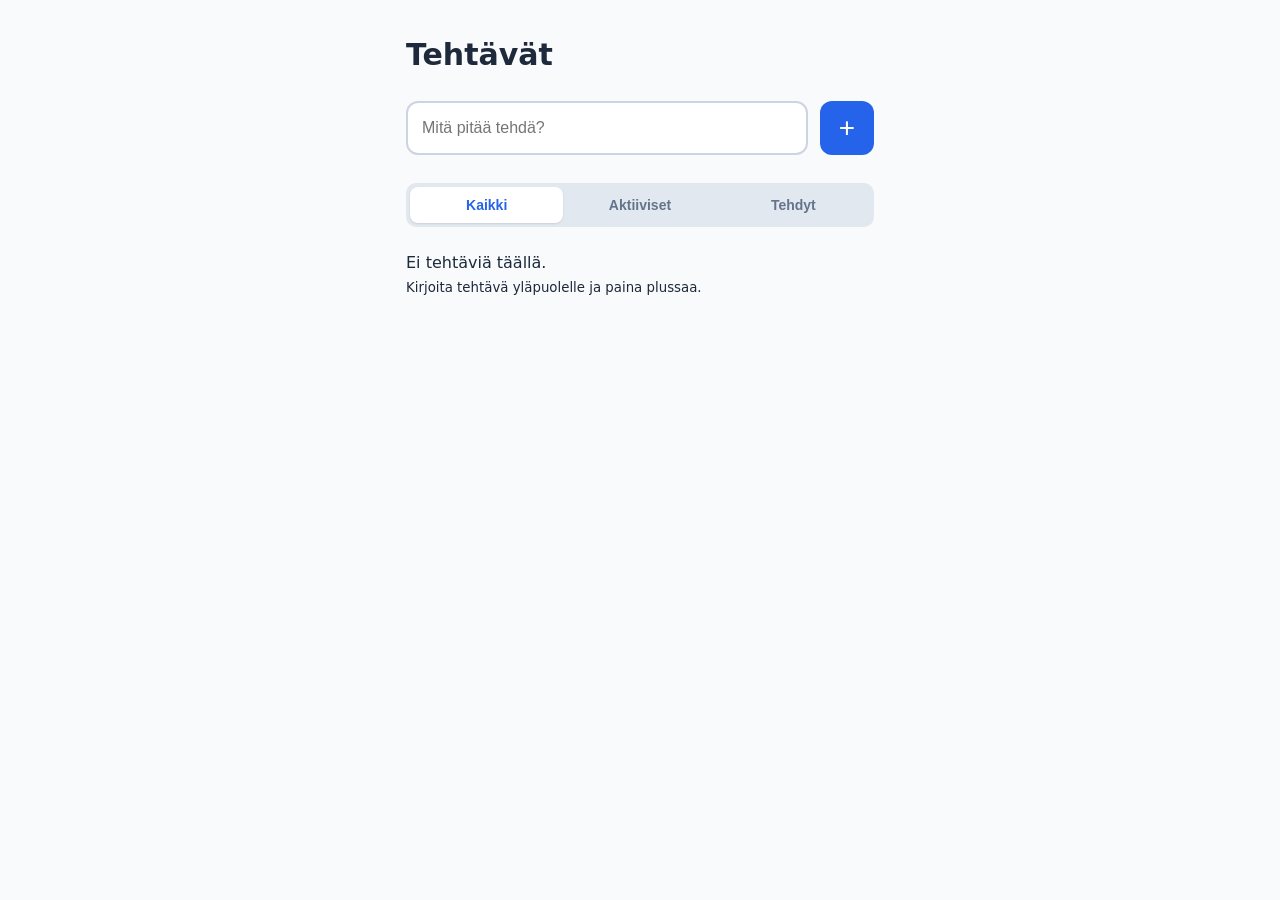
<file: index.html>
<!DOCTYPE html>
<html lang="fi">
<head>
    <meta charset="UTF-8">
    <meta name="viewport" content="width=device-width, initial-scale=1.0">
    <title>Tehtävälista Pro</title>
    <meta name="description" content="Ammattimainen ja saavutettava tehtävälista mobiilikäyttöön.">
    
    <!-- PWA asetukset -->
    <link rel="manifest" href="manifest.json">
    <meta name="theme-color" content="#2563eb">
    <meta name="apple-mobile-web-app-capable" content="yes">
    <meta name="apple-mobile-web-app-status-bar-style" content="default">
    <link rel="apple-touch-icon" href="icons/icon-192.svg">
    
    <link rel="stylesheet" href="styles.css">
</head>
<body>
    <div id="app-container">
        <header>
            <h1>Tehtävät</h1>
        </header>

        <main>
            <section id="input-section">
                <form id="todo-form" novalidate>
                    <div class="input-group">
                        <label for="todo-input" class="sr-only">Uusi tehtävä</label>
                        <input type="text" id="todo-input" placeholder="Mitä pitää tehdä?" maxlength="100" autocomplete="off">
                        <button type="submit" id="add-btn" title="Lisää tehtävä">
                            <span aria-hidden="true">+</span>
                            <span class="sr-only">Lisää tehtävä</span>
                        </button>
                    </div>
                    <p id="error-message" class="error-text" aria-live="assertive"></p>
                </form>
            </section>

            <nav id="filter-nav" aria-label="Tehtävien suodatus">
                <button class="filter-btn active" data-filter="all">Kaikki</button>
                <button class="filter-btn" data-filter="active">Aktiiviset</button>
                <button class="filter-btn" data-filter="completed">Tehdyt</button>
            </nav>

            <section id="list-section">
                <ul id="todo-list" aria-label="Tehtävälista">
                    <!-- JS generoi sisällön -->
                </ul>
                <div id="empty-state" class="hidden">
                    <p>Ei tehtäviä täällä.</p>
                    <small>Kirjoita tehtävä yläpuolelle ja paina plussaa.</small>
                </div>
            </section>
        </main>

        <!-- Muokkaus-moduuli -->
        <div id="edit-modal" class="modal hidden" role="dialog" aria-modal="true" aria-labelledby="modal-title">
            <div class="modal-content">
                <h2 id="modal-title">Muokkaa tehtävää</h2>
                <label for="edit-input" class="sr-only">Tehtävän uusi teksti</label>
                <input type="text" id="edit-input" maxlength="100">
                <div class="modal-actions">
                    <button id="cancel-edit" class="secondary-btn">Peruuta</button>
                    <button id="save-edit" class="primary-btn">Tallenna</button>
                </div>
            </div>
        </div>

        <!-- Vahvistus-moduuli -->
        <div id="confirm-modal" class="modal hidden" role="dialog" aria-modal="true" aria-labelledby="confirm-title">
            <div class="modal-content">
                <h2 id="confirm-title">Poistetaanko tehtävä?</h2>
                <p>Toimintoa ei voi kumota.</p>
                <div class="modal-actions">
                    <button id="cancel-delete" class="secondary-btn">Peruuta</button>
                    <button id="confirm-delete" class="danger-btn">Poista</button>
                </div>
            </div>
        </div>
    </div>

    <script src="app.js"></script>
    <script>
        if ('serviceWorker' in navigator) {
            window.addEventListener('load', () => {
                navigator.serviceWorker.register('service-worker.js')
                    .then(reg => console.log('SW valmis'))
                    .catch(err => console.error('SW virhe', err));
            });
        }
    </script>
</body>
</html>
</file>
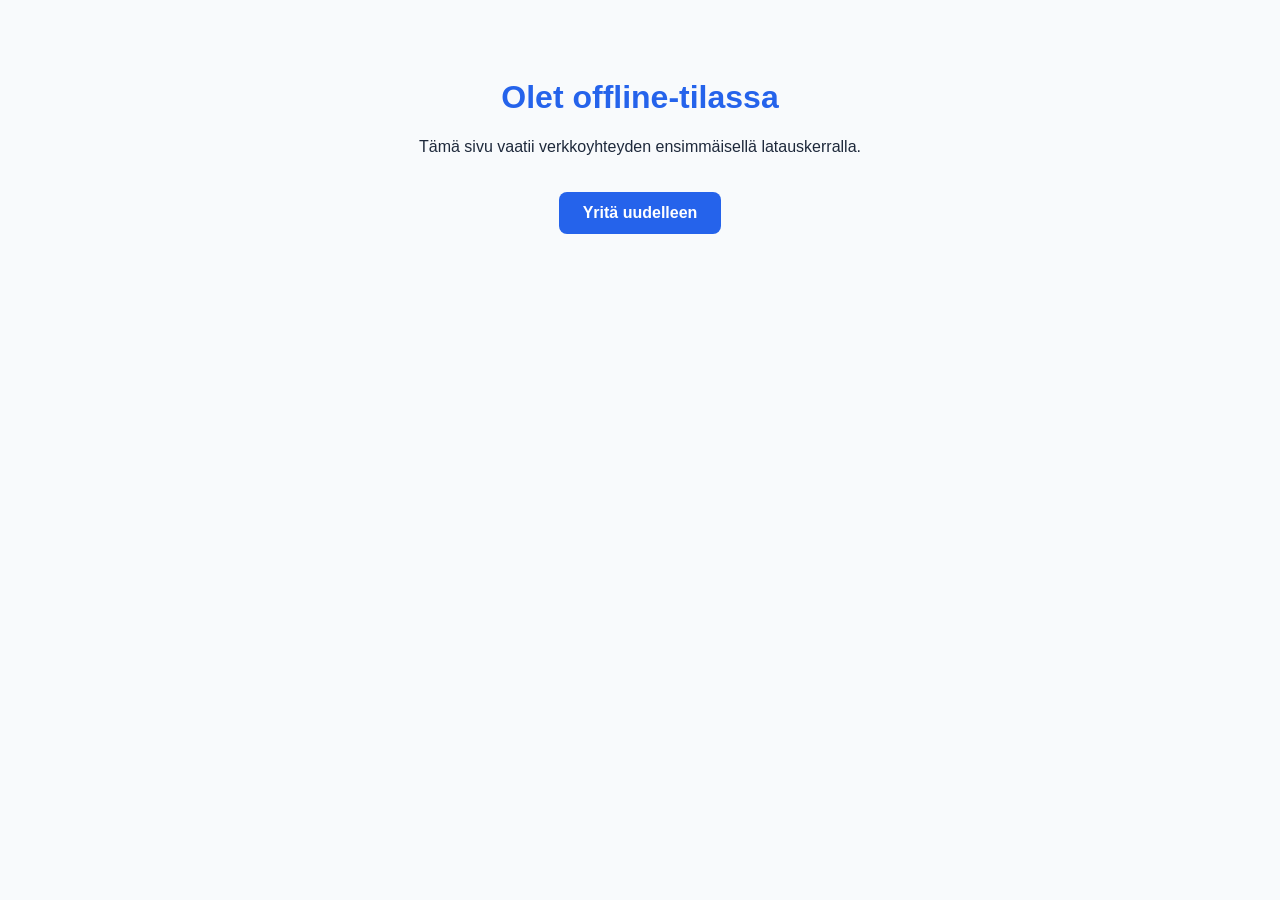
<file: offline.html>
<!DOCTYPE html>
<html lang="fi">
<head>
    <meta charset="UTF-8">
    <meta name="viewport" content="width=device-width, initial-scale=1.0">
    <title>Offline - Tehtävälista</title>
    <style>
        body { font-family: sans-serif; text-align: center; padding: 50px; color: #1e293b; background: #f8fafc; }
        h1 { color: #2563eb; }
        .btn { display: inline-block; margin-top: 20px; padding: 12px 24px; background: #2563eb; color: white; text-decoration: none; border-radius: 8px; font-weight: bold; }
    </style>
</head>
<body>
    <h1>Olet offline-tilassa</h1>
    <p>Tämä sivu vaatii verkkoyhteyden ensimmäisellä latauskerralla.</p>
    <a href="index.html" class="btn">Yritä uudelleen</a>
</body>
</html>
</file>
<file: styles.css>
:root {
    --primary: #2563eb;
    --primary-dark: #1d4ed8;
    --bg: #f8fafc;
    --card: #ffffff;
    --text: #1e293b;
    --text-muted: #64748b;
    --border: #cbd5e1;
    --success: #16a34a;
    --danger: #dc2626;
    --shadow: 0 4px 6px -1px rgb(0 0 0 / 0.1);
    --radius: 12px;
}

* {
    box-sizing: border-box;
    margin: 0;
    padding: 0;
    -webkit-tap-highlight-color: transparent;
}

body {
    font-family: -apple-system, system-ui, sans-serif;
    background-color: var(--bg);
    color: var(--text);
    line-height: 1.5;
    display: flex;
    justify-content: center;
    min-height: 100vh;
}

#app-container {
    width: 100%;
    max-width: 500px;
    padding: 16px;
}

/* Saavutettavuus: Focus-tyylit */
input:focus-visible, button:focus-visible, [tabindex="0"]:focus-visible {
    outline: 3px solid var(--primary);
    outline-offset: 2px;
}

input:focus, button:focus {
    outline: none;
}

header {
    padding: 16px 0 24px;
    text-align: left;
}

header h1 {
    font-size: 1.875rem;
    font-weight: 800;
    color: var(--text);
}

.input-group {
    display: flex;
    gap: 12px;
}

input[type="text"] {
    flex: 1;
    padding: 14px;
    border: 2px solid var(--border);
    border-radius: var(--radius);
    font-size: 16px;
    transition: border-color 0.2s;
}

#add-btn {
    width: 54px;
    height: 54px;
    background: var(--primary);
    color: white;
    border: none;
    border-radius: var(--radius);
    font-size: 28px;
    cursor: pointer;
    display: flex;
    align-items: center;
    justify-content: center;
}

.error-text {
    color: var(--danger);
    font-size: 14px;
    margin-top: 8px;
    min-height: 20px;
    font-weight: 500;
}

#filter-nav {
    display: flex;
    background: #e2e8f0;
    padding: 4px;
    border-radius: 10px;
    margin-bottom: 24px;
}

.filter-btn {
    flex: 1;
    padding: 10px;
    border: none;
    background: transparent;
    border-radius: 8px;
    font-size: 14px;
    font-weight: 600;
    color: var(--text-muted);
    cursor: pointer;
}

.filter-btn.active {
    background: var(--card);
    color: var(--primary);
    box-shadow: 0 1px 2px rgba(0,0,0,0.1);
}

.todo-item {
    background: var(--card);
    padding: 14px;
    border-radius: var(--radius);
    margin-bottom: 12px;
    display: flex;
    align-items: center;
    gap: 12px;
    box-shadow: var(--shadow);
}

.todo-checkbox {
    width: 28px;
    height: 28px;
    border: 2px solid var(--border);
    border-radius: 50%;
    cursor: pointer;
    display: flex;
    align-items: center;
    justify-content: center;
    flex-shrink: 0;
}

.todo-item.completed .todo-checkbox {
    background: var(--success);
    border-color: var(--success);
}

.todo-item.completed .todo-checkbox::after {
    content: "✓";
    color: white;
    font-weight: bold;
}

.todo-text {
    flex: 1;
    font-size: 16px;
    color: var(--text);
}

.todo-item.completed .todo-text {
    text-decoration: line-through;
    color: var(--text-muted);
}

.action-btn {
    width: 40px;
    height: 40px;
    background: #f1f5f9;
    border: none;
    border-radius: 8px;
    font-size: 18px;
    cursor: pointer;
    color: var(--text-muted);
    display: flex;
    align-items: center;
    justify-content: center;
}

.delete-btn:hover, .delete-btn:focus-visible {
    background: #fee2e2;
    color: var(--danger);
}

.modal {
    position: fixed;
    inset: 0;
    background: rgba(15, 23, 42, 0.7);
    backdrop-filter: blur(4px);
    display: flex;
    align-items: center;
    justify-content: center;
    z-index: 1000;
    padding: 20px;
}

.modal-content {
    background: var(--card);
    padding: 24px;
    border-radius: 16px;
    width: 100%;
    max-width: 400px;
}

.modal-actions {
    display: flex;
    gap: 12px;
    margin-top: 20px;
}

.modal-actions button {
    flex: 1;
    padding: 14px;
    border-radius: 10px;
    border: none;
    font-weight: 700;
    cursor: pointer;
}

.primary-btn { background: var(--primary); color: white; }
.secondary-btn { background: #e2e8f0; color: var(--text); }
.danger-btn { background: var(--danger); color: white; }

.sr-only {
    position: absolute;
    width: 1px;
    height: 1px;
    padding: 0;
    margin: -1px;
    overflow: hidden;
    clip: rect(0, 0, 0, 0);
    border: 0;
}

.hidden { display: none !important; }
</file>
